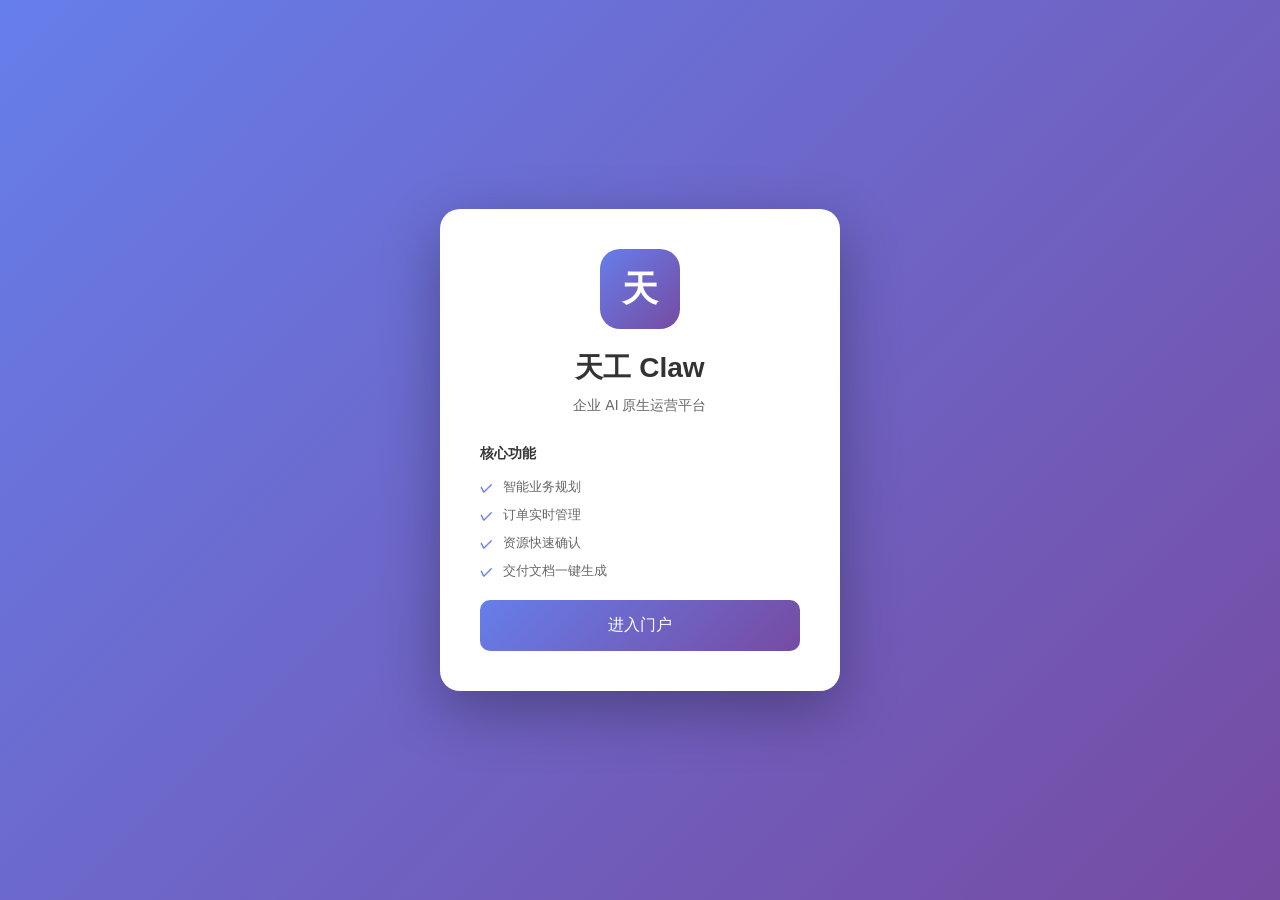
<file: templates/h5_entry.html>
<!DOCTYPE html>
<html lang="zh-CN">
<head>
    <meta charset="UTF-8">
    <meta name="viewport" content="width=device-width, initial-scale=1.0">
    <title>天工 Claw - 企业智能运营平台</title>
    <style>
        * { margin: 0; padding: 0; box-sizing: border-box; }
        body {
            font-family: -apple-system, BlinkMacSystemFont, 'Segoe UI', Roboto, sans-serif;
            background: linear-gradient(135deg, #667eea 0%, #764ba2 100%);
            min-height: 100vh;
            display: flex;
            align-items: center;
            justify-content: center;
        }
        .container {
            background: white;
            border-radius: 20px;
            padding: 40px;
            max-width: 400px;
            width: 90%;
            text-align: center;
            box-shadow: 0 20px 60px rgba(0,0,0,0.3);
        }
        h1 {
            color: #333;
            margin-bottom: 10px;
            font-size: 28px;
        }
        .subtitle {
            color: #666;
            margin-bottom: 30px;
            font-size: 14px;
        }
        .logo {
            width: 80px;
            height: 80px;
            background: linear-gradient(135deg, #667eea 0%, #764ba2 100%);
            border-radius: 20px;
            margin: 0 auto 20px;
            display: flex;
            align-items: center;
            justify-content: center;
            color: white;
            font-size: 36px;
            font-weight: bold;
        }
        .btn {
            display: block;
            width: 100%;
            padding: 15px;
            background: linear-gradient(135deg, #667eea 0%, #764ba2 100%);
            color: white;
            border: none;
            border-radius: 10px;
            font-size: 16px;
            cursor: pointer;
            text-decoration: none;
            margin-top: 20px;
        }
        .btn:hover {
            opacity: 0.9;
        }
        .features {
            margin-top: 30px;
            text-align: left;
        }
        .features h3 {
            color: #333;
            font-size: 14px;
            margin-bottom: 15px;
        }
        .feature-item {
            display: flex;
            align-items: center;
            margin-bottom: 10px;
            color: #666;
            font-size: 13px;
        }
        .feature-item::before {
            content: "✓";
            color: #667eea;
            margin-right: 10px;
            font-weight: bold;
        }
    </style>
</head>
<body>
    <div class="container">
        <div class="logo">天</div>
        <h1>天工 Claw</h1>
        <p class="subtitle">企业 AI 原生运营平台</p>

        <div class="features">
            <h3>核心功能</h3>
            <div class="feature-item">智能业务规划</div>
            <div class="feature-item">订单实时管理</div>
            <div class="feature-item">资源快速确认</div>
            <div class="feature-item">交付文档一键生成</div>
        </div>

        <a href="/h5/orders" class="btn">进入门户</a>
    </div>
</body>
</html>
</file>
